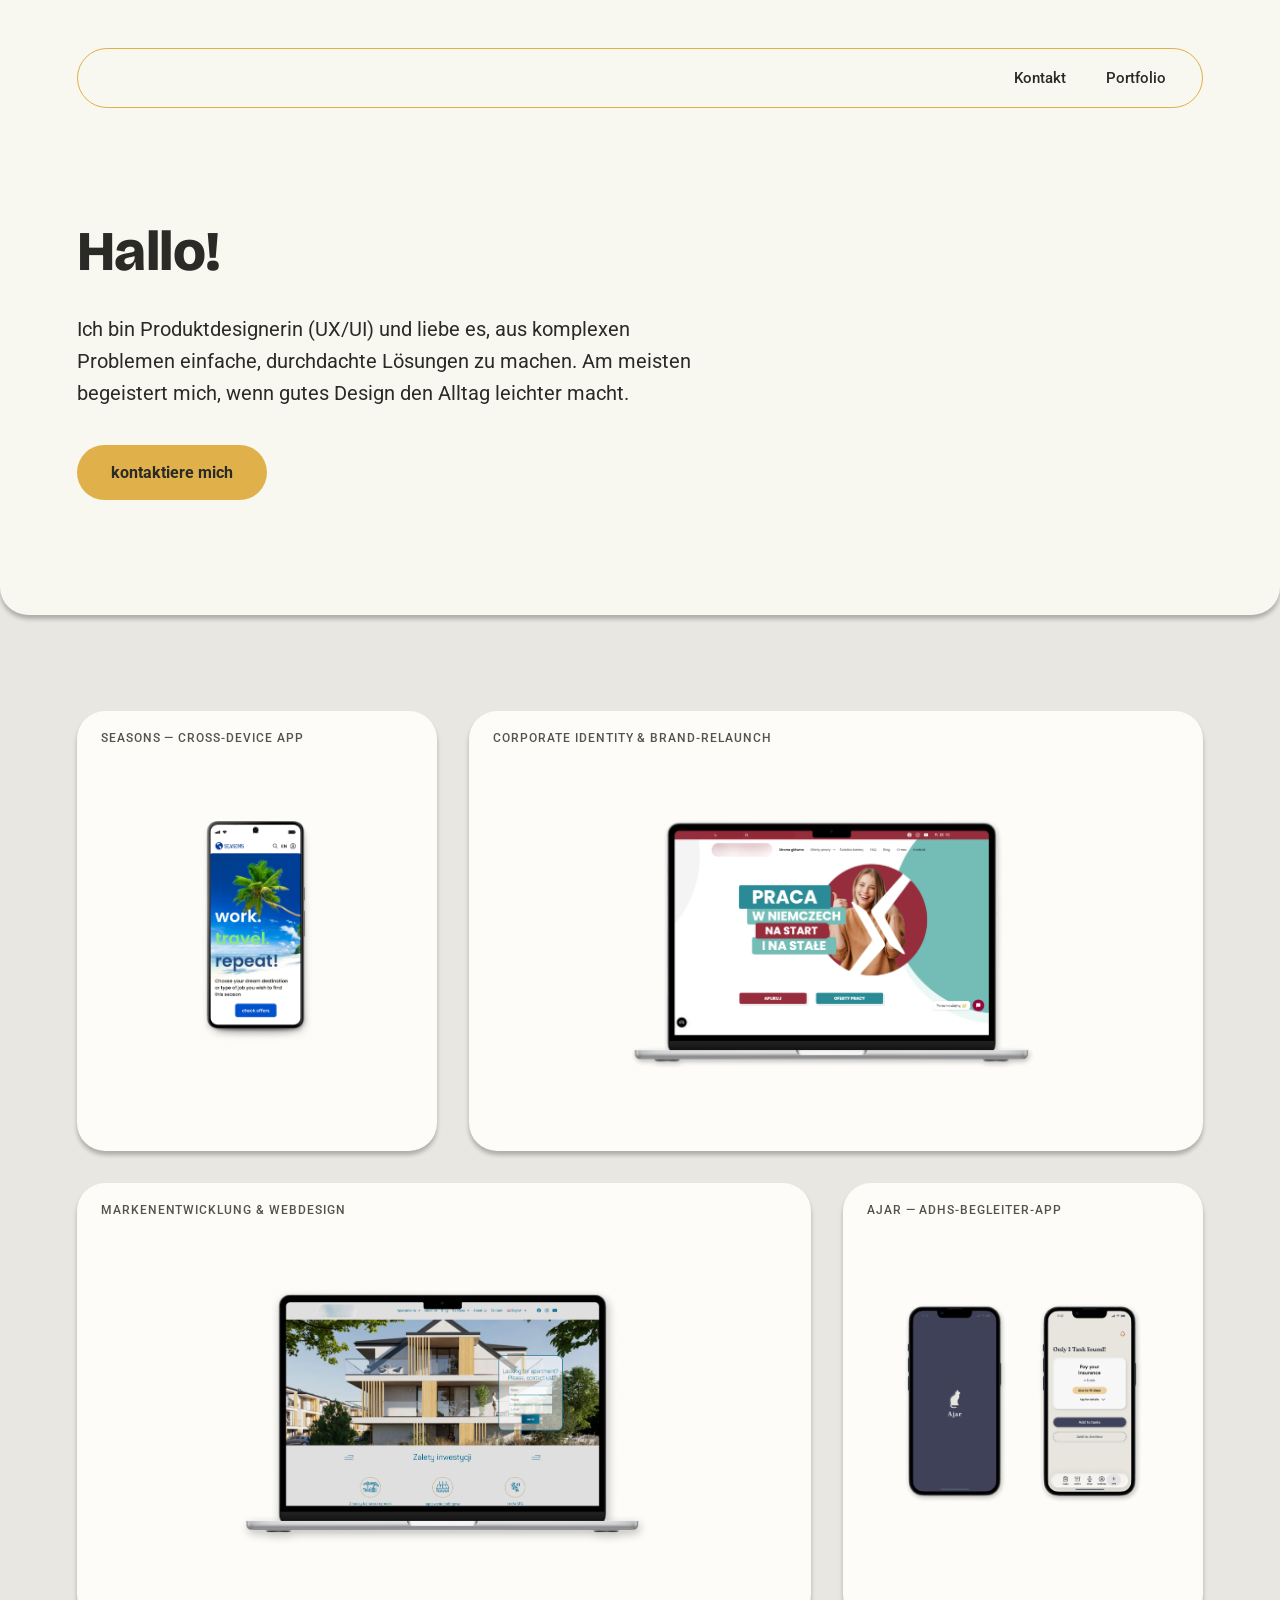
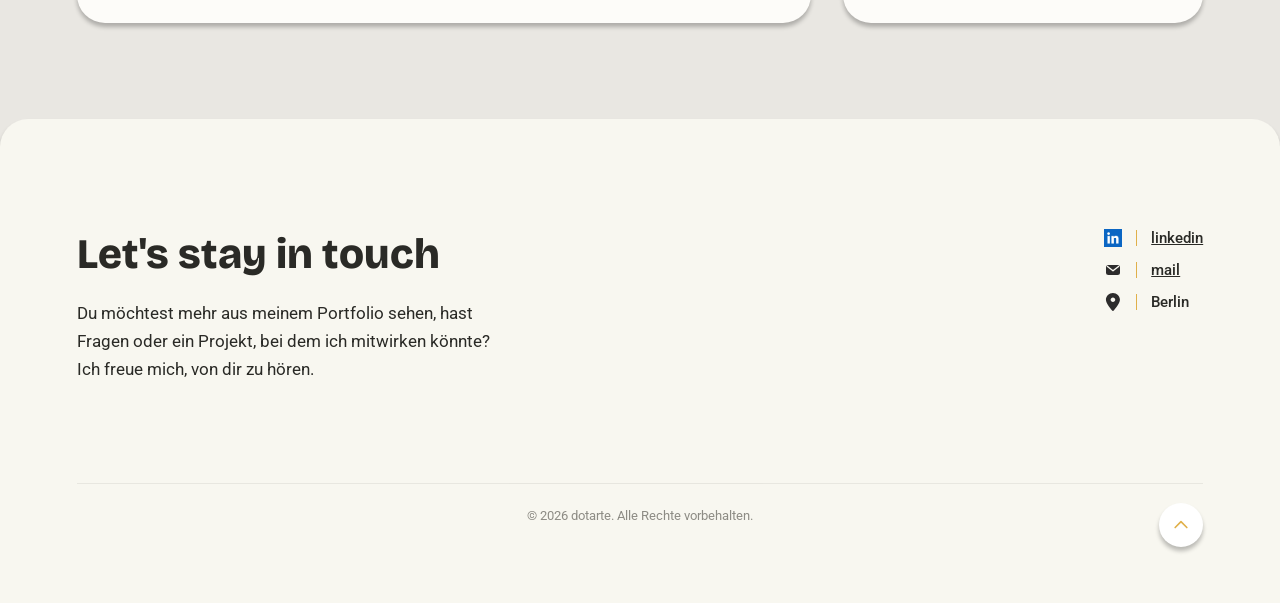
<file: index.html>
<!DOCTYPE html>
<html lang="de">
<head>
<meta charset="UTF-8">
<meta name="robots" content="noindex, nofollow">
<meta name="viewport" content="width=device-width, initial-scale=1.0">
<title>Dotarte — Produktdesign Portfolio (UX/UI)</title>
<link rel="preconnect" href="https://fonts.googleapis.com">
<link rel="preconnect" href="https://fonts.gstatic.com" crossorigin>
<link href="https://fonts.googleapis.com/css2?family=Roboto:wght@400;500;700&family=Bricolage+Grotesque:opsz,wght@12..96,400..800&display=swap" rel="stylesheet">
<link rel="stylesheet" href="styles.css">
</head>
<body>

<section class="hero-section" id="top">
  <nav class="pill-nav">
    <a href="#kontakt">Kontakt</a>
    <a href="#projects">Portfolio</a>
  </nav>

  <div class="hero-content">
    <h1 class="headline-font">Hallo!</h1>
    <p>Ich bin Produktdesignerin (UX/UI) und liebe es, aus komplexen Problemen einfache, durchdachte Lösungen zu machen. Am meisten begeistert mich, wenn gutes Design den Alltag leichter macht.</p>
    <a href="#kontakt" class="btn-gold">kontaktiere mich</a>
  </div>
</section>

<section class="portfolio-section" id="projects">
  <div class="portfolio-grid">

    <div class="portfolio-row">
      <div class="project-card is-placeholder card-small" tabindex="0">
        <span class="card-label">Seasons — Cross‑Device App</span>
        <div class="card-media">
          <img class="placeholder-mockup" src="images/seasons-mockup.png" alt="Seasons App Startbildschirm: „work. travel. repeat!“ vor Strand-Hintergrund">
        </div>
        <p class="card-desc">Job‑ &amp; Reise-App, plattformübergreifend nutzbar — mehr folgt in Kürze.</p>
      </div>

      <div class="project-card is-placeholder card-large" tabindex="0">
        <span class="card-label">Corporate Identity &amp; Brand‑Relaunch</span>
        <div class="card-media">
          <img class="placeholder-mockup-wide" src="images/jobsite-redesign-mockup.png" alt="Laptop-Mockup einer Recruiting-Website mit Startseite für Jobangebote in Deutschland">
        </div>
        <p class="card-desc">Entwicklung der gesamten Corporate Identity (Logo, Farbwelt, Print‑Materialien) für eine Recruiting‑Marke. Die Website‑Umsetzung erfolgte unter meiner Art Direction — mehr folgt in Kürze.</p>
      </div>
    </div>

    <div class="portfolio-row">
      <div class="project-card is-placeholder card-large" tabindex="0">
        <span class="card-label">Markenentwicklung &amp; Webdesign</span>
        <div class="card-media">
          <img class="placeholder-mockup-wide" src="images/realestate-brand-mockup.png" alt="Laptop-Mockup einer Immobilien-Investment-Website mit Kontaktformular und Ausstattungsmerkmalen">
        </div>
        <p class="card-desc">Vollständige Markenentwicklung für ein Immobilienprojekt — Logo, Farbwelt, Website und Exposé. Mehr folgt in Kürze.</p>
      </div>

      <a href="projects/ajar.html" class="project-card is-link card-small">
        <span class="card-label">Ajar — ADHS‑Begleiter‑App</span>
        <div class="card-media">
          <div class="ajar-preview">
            <img src="projects/images/ajar-mockup-home.png" alt="Ajar App Splash Screen">
            <img src="projects/images/phone1-scan-home.png" alt="Ajar Foto-Scan Screen">
          </div>
        </div>
        <div class="card-desc">
          <span class="card-title">Ajar</span>
          <span class="card-status">Concept</span>
          <p class="card-text">Eine sanfte Begleiter‑App, die Erwachsenen mit ADHS hilft, liegengebliebene Briefe und bürokratische Aufgaben pünktlich zu erledigen.</p>
          <span class="card-cta">Zur Case Study →</span>
        </div>
      </a>
    </div>

  </div>
</section>

<footer class="contact-section" id="kontakt">
  <div class="contact-inner">
    <div>
      <h2 class="headline-font">Let's stay in touch</h2>
      <p>Du möchtest mehr aus meinem Portfolio sehen, hast Fragen oder ein Projekt, bei dem ich mitwirken könnte? Ich freue mich, von dir zu hören.</p>
    </div>

    <div class="contact-list">
      <div class="row">
        <img class="row-icon" src="images/icon-linkedin.png" alt="" aria-hidden="true">
        <span class="divider"></span>
        <a href="https://linkedin.com/in/DEIN-PROFIL" target="_blank" rel="noopener">linkedin</a>
      </div>
      <div class="row">
        <svg class="row-icon" width="18" height="18" viewBox="0 0 18 18" fill="none" aria-hidden="true">
          <rect x="2" y="4" width="14" height="10" rx="2.5" fill="#2D2C2C"/>
          <path d="M3.5 5.5L9 9.8L14.5 5.5" stroke="#F8F7F0" stroke-width="1.4" stroke-linecap="round" stroke-linejoin="round" fill="none"/>
        </svg>
        <span class="divider"></span>
        <a href="mailto:deine@email.de">mail</a>
      </div>
      <div class="row">
        <svg class="row-icon" width="14" height="18" viewBox="0 0 11 14" fill="none" aria-hidden="true">
          <path d="M6.11649 13.6854C7.57118 11.9254 10.8889 7.65967 10.8889 5.26362C10.8889 2.35766 8.45023 0 5.44444 0C2.43866 0 0 2.35766 0 5.26362C0 7.65967 3.31771 11.9254 4.7724 13.6854C5.12118 14.1049 5.76771 14.1049 6.11649 13.6854ZM5.44444 3.50908C5.92576 3.50908 6.38737 3.69393 6.72771 4.02297C7.06806 4.35201 7.25926 4.79829 7.25926 5.26362C7.25926 5.72895 7.06806 6.17523 6.72771 6.50427C6.38737 6.83331 5.92576 7.01816 5.44444 7.01816C4.96313 7.01816 4.50152 6.83331 4.16118 6.50427C3.82083 6.17523 3.62963 5.72895 3.62963 5.26362C3.62963 4.79829 3.82083 4.35201 4.16118 4.02297C4.50152 3.69393 4.96313 3.50908 5.44444 3.50908Z" fill="#2D2C2C"/>
        </svg>
        <span class="divider"></span>
        <span>Berlin</span>
      </div>
    </div>
  </div>

  <button class="scroll-top" onclick="document.getElementById('top').scrollIntoView({behavior:'smooth'})" aria-label="Nach oben scrollen">
    <svg viewBox="0 0 24 24" fill="none"><path d="M5 15l7-7 7 7" stroke="currentColor" stroke-width="2" stroke-linecap="round" stroke-linejoin="round"/></svg>
  </button>

  <p class="copyright">© <span id="copyright-year">2026</span> dotarte. Alle Rechte vorbehalten.</p>
</footer>

<script src="scripts.js"></script>

</body>
</html>
</file>
<file: styles.css>
:root {
  --cream: #f8f7f0;
  --grey-bg: #e9e7e2;
  --ink: #2a2a26;
  --ink-soft: #55534c;
  --gold: #e0b04a;
  --gold-deep: #c99a3a;
  --white: #ffffff;
  --card-shadow: 0px 4px 4px rgba(0, 0, 0, 0.25);
  --radius: 28px;
}

* { margin: 0; padding: 0; box-sizing: border-box; }

html { scroll-behavior: smooth; }

body {
  background: var(--grey-bg);
  color: var(--ink);
  font-family: 'Roboto', sans-serif;
  -webkit-font-smoothing: antialiased;
}

a { color: inherit; }

.headline-font {
  font-family: 'Bricolage Grotesque', sans-serif;
  font-weight: 800;
}

/* ---------- HERO ---------- */
.hero-section {
  background: var(--cream);
  border-radius: 0 0 var(--radius) var(--radius);
  padding: clamp(24px, 4vw, 48px) clamp(24px, 6vw, 96px) clamp(64px, 9vw, 120px);
  box-shadow: var(--card-shadow);
  position: relative;
  z-index: 1;
}

.pill-nav {
  display: flex;
  align-items: center;
  justify-content: flex-end;
  gap: 40px;
  border: 1.5px solid var(--gold);
  border-radius: 999px;
  padding: 20px 36px;
  margin: 0 auto clamp(56px, 9vw, 110px);
  max-width: 1400px;
}

.pill-nav a {
  text-decoration: none;
  font-weight: 500;
  font-size: 15px;
  color: var(--ink);
  position: relative;
}

.pill-nav a::after {
  content: "";
  position: absolute;
  left: 0;
  bottom: -4px;
  width: 0;
  height: 1.5px;
  background: var(--ink);
  transition: width 0.25s ease;
}

.pill-nav a:hover::after { width: 100%; }

.hero-content {
  max-width: 1400px;
  margin: 0 auto;
}

.hero-content h1 {
  font-size: clamp(40px, 5vw, 56px);
  letter-spacing: -0.01em;
  margin-bottom: 28px;
}

.hero-content p {
  font-size: clamp(17px, 1.8vw, 20px);
  line-height: 1.6;
  color: var(--ink);
  max-width: 56ch;
  margin-bottom: 36px;
}

.btn-gold {
  display: inline-block;
  background: var(--gold);
  color: var(--ink);
  font-weight: 700;
  font-size: 16px;
  padding: 18px 34px;
  border-radius: 999px;
  text-decoration: none;
  border: none;
  cursor: pointer;
  transition: background 0.2s ease, transform 0.2s ease;
}

.btn-gold:hover {
  background: var(--gold-deep);
  transform: translateY(-1px);
}

/* ---------- PORTFOLIO GRID ---------- */
.portfolio-section {
  padding: clamp(56px, 8vw, 96px) clamp(24px, 6vw, 96px);
}

.portfolio-grid {
  display: flex;
  flex-direction: column;
  gap: clamp(20px, 3vw, 32px);
  max-width: 1400px;
  margin: 0 auto;
}

.portfolio-row {
  display: flex;
  gap: clamp(20px, 3vw, 32px);
  align-items: stretch;
}

.project-card.card-small {
  flex: 0 0 32%;
  transition: flex-basis 0.4s cubic-bezier(0.4, 0, 0.2, 1);
}

.project-card.card-small:hover,
.project-card.card-small.is-active {
  flex-basis: 50%;
}

.project-card.card-large {
  flex: 1 1 auto;
  min-width: 0;
}

.project-card {
  background: #fdfcf9;
  border-radius: var(--radius);
  box-shadow: var(--card-shadow);
  padding: clamp(28px, 4vw, 48px);
  display: flex;
  height: 440px;
  text-decoration: none;
  color: inherit;
  position: relative;
  overflow: hidden;
  transition: transform 0.25s ease, box-shadow 0.25s ease;
}

.project-card.is-white-bg {
  background: var(--white);
}

.project-card.is-link {
  cursor: pointer;
}

.project-card.is-link:hover {
  transform: translateY(-4px);
  box-shadow: 0 28px 52px -20px rgba(42, 42, 38, 0.26);
}

.project-card.is-placeholder {
  cursor: default;
}

/* small cards: media shrinks sideways on hover, description reveals beside it (same pattern as large cards) */
.project-card.card-small {
  flex-direction: row;
  align-items: center;
  justify-content: center;
  gap: 0;
}

.card-small .card-media {
  flex: 1 1 100%;
  display: flex;
  align-items: center;
  justify-content: center;
  transition: flex-basis 0.4s cubic-bezier(0.4, 0, 0.2, 1);
  min-width: 0;
}

.project-card.card-small:hover .card-media,
.project-card.card-small.is-active .card-media {
  flex: 0 0 48%;
}

.card-small .card-desc {
  flex: 0 0 0%;
  opacity: 0;
  max-width: 0;
  overflow: hidden;
  font-size: 14px;
  line-height: 1.6;
  color: var(--ink-soft);
  text-align: left;
  white-space: normal;
  transition: opacity 0.3s ease 0.05s, flex-basis 0.4s cubic-bezier(0.4, 0, 0.2, 1);
  padding-left: 0;
}

.project-card.card-small:hover .card-desc,
.project-card.card-small.is-active .card-desc {
  flex: 1 1 52%;
  opacity: 1;
  max-width: none;
  padding-left: clamp(14px, 2.5vw, 22px);
}

/* large cards: media shrinks sideways on hover, description reveals beside it */
.project-card.card-large {
  align-items: center;
  gap: 0;
}

.card-large .card-media {
  flex: 1 1 100%;
  display: flex;
  align-items: center;
  justify-content: center;
  transition: flex-basis 0.4s cubic-bezier(0.4, 0, 0.2, 1);
  min-width: 0;
}

.project-card.card-large:hover .card-media,
.project-card.card-large.is-active .card-media {
  flex: 0 0 38%;
}

.card-large .card-desc {
  flex: 0 0 0%;
  opacity: 0;
  max-width: 0;
  overflow: hidden;
  font-size: 15px;
  line-height: 1.65;
  color: var(--ink-soft);
  white-space: normal;
  transition: opacity 0.3s ease 0.1s, flex-basis 0.4s cubic-bezier(0.4, 0, 0.2, 1);
  padding-left: 0;
}

.project-card.card-large:hover .card-desc,
.project-card.card-large.is-active .card-desc {
  flex: 1 1 55%;
  opacity: 1;
  max-width: none;
  padding-left: clamp(16px, 3vw, 28px);
}

/* card-desc internal structure: name / status / description */
.card-title {
  display: block;
  font-weight: 700;
  font-size: 15px;
  text-transform: uppercase;
  letter-spacing: 0.04em;
  color: var(--ink);
  margin-bottom: 8px;
}

.card-status {
  display: inline-flex;
  align-items: center;
  gap: 6px;
  font-size: 11px;
  font-weight: 700;
  text-transform: uppercase;
  letter-spacing: 0.08em;
  color: var(--ink-soft);
  margin-bottom: 10px;
}

.card-status::before {
  content: "";
  width: 6px;
  height: 6px;
  border-radius: 50%;
  background: var(--gold);
  flex-shrink: 0;
}

.card-status.is-shipped::before {
  background: #6f8f5c;
}

.card-text {
  margin: 0;
  font-size: inherit;
  line-height: inherit;
  color: inherit;
}

.card-cta {
  display: inline-block;
  margin-top: 12px;
  font-size: 13px;
  font-weight: 700;
  color: var(--ink);
}

.card-label {
  position: absolute;
  top: 20px;
  left: 24px;
  font-size: 12px;
  font-weight: 500;
  letter-spacing: 0.08em;
  text-transform: uppercase;
  color: var(--ink-soft);
  z-index: 2;
}

/* device frames */
.placeholder-mockup-wide {
  width: 100%;
  height: auto;
  max-height: 300px;
  object-fit: contain;
  display: block;
  margin: 0 auto;
  border-radius: 10px;
}

.placeholder-mockup {
  width: auto;
  max-width: 150px;
  max-height: 220px;
  height: auto;
  display: block;
  margin: 0 auto;
  transition: max-height 0.4s cubic-bezier(0.4, 0, 0.2, 1);
}

.project-card.card-small:hover .placeholder-mockup,
.project-card.card-small.is-active .placeholder-mockup {
  max-height: 145px;
}

.project-card.card-large .card-media {
  margin-top: 32px;
}

.device-phone {
  width: 100%;
  max-width: 150px;
  aspect-ratio: 9 / 19;
  background: #17171a;
  border-radius: 26px;
  padding: 8px;
  box-shadow: 0 0 0 1.5px #2a2a2e;
}

.device-phone .screen {
  width: 100%;
  height: 100%;
  border-radius: 18px;
  overflow: hidden;
  position: relative;
  background: #eee;
}

.device-laptop {
  width: 100%;
  max-width: 460px;
}

.device-laptop .lid {
  background: #1c1c1f;
  border-radius: 14px 14px 0 0;
  padding: 10px 10px 0;
}

.device-laptop .screen {
  width: 100%;
  aspect-ratio: 16 / 10;
  border-radius: 6px;
  overflow: hidden;
  position: relative;
  background: #eee;
}

.device-laptop .base {
  height: 14px;
  background: linear-gradient(180deg, #d9d9d9, #b9b9b9);
  border-radius: 0 0 10px 10px;
  position: relative;
}

.device-laptop .base::after {
  content: "";
  position: absolute;
  left: 50%;
  top: 0;
  transform: translateX(-50%);
  width: 60px;
  height: 5px;
  background: #999;
  border-radius: 0 0 6px 6px;
}

.blur-fill {
  position: absolute;
  inset: -20%;
  filter: blur(24px);
  background: linear-gradient(135deg, #d8c6bd, #cdd6d2, #e3d3c8, #c9d0d6);
}

/* real screenshots (Ajar card) */
.ajar-preview {
  display: flex;
  gap: 12px;
  align-items: flex-end;
  justify-content: center;
  width: 100%;
  min-width: 0;
}

.ajar-preview img {
  border-radius: 16px;
  width: auto;
  height: auto;
  min-width: 0;
  max-height: 220px;
  transition: max-height 0.4s cubic-bezier(0.4, 0, 0.2, 1);
}

.project-card.card-small:hover .ajar-preview img,
.project-card.card-small.is-active .ajar-preview img {
  max-height: 145px;
}

.ajar-preview img:first-child { max-width: 150px; }
.ajar-preview img:last-child { max-width: 175px; }

@media (max-width: 780px) {
  .portfolio-row { flex-direction: column; }
  .project-card.card-small,
  .project-card.card-large { flex-basis: auto; }
  .project-card.card-small:hover { flex-basis: auto; }
  .card-large:hover .card-media { flex-basis: 100%; }
  .card-large:hover .card-desc { flex-basis: 0; max-width: 0; opacity: 0; padding-left: 0; }
  .pill-nav { flex-wrap: wrap; justify-content: center; gap: 20px; padding: 16px 24px; }
}

/* ---------- FOOTER / CONTACT ---------- */
.contact-section {
  background: var(--cream);
  border-radius: var(--radius) var(--radius) 0 0;
  padding: clamp(64px, 9vw, 110px) clamp(24px, 6vw, 96px) clamp(48px, 7vw, 80px);
  position: relative;
  box-shadow: var(--card-shadow);
}

.contact-inner {
  display: flex;
  justify-content: space-between;
  align-items: flex-start;
  gap: 40px;
  max-width: 1400px;
  margin: 0 auto;
  flex-wrap: wrap;
}

.contact-inner h2 {
  font-size: clamp(30px, 3.6vw, 42px);
  margin-bottom: 20px;
}

.contact-inner > div:first-child p {
  font-size: 17px;
  line-height: 1.65;
  max-width: 42ch;
  color: var(--ink);
}

.contact-list {
  display: flex;
  flex-direction: column;
  gap: 14px;
}

.contact-list .row {
  display: flex;
  align-items: center;
  gap: 14px;
  font-weight: 500;
  font-size: 15px;
}

.contact-list .divider {
  width: 1.5px;
  height: 16px;
  background: var(--gold);
}

.contact-list .row-icon {
  flex-shrink: 0;
  width: 18px;
  height: 18px;
}

.contact-list a {
  text-decoration: underline;
}

.scroll-top {
  position: absolute;
  right: clamp(24px, 6vw, 96px);
  bottom: clamp(32px, 5vw, 56px);
  width: 44px;
  height: 44px;
  border: none;
  border-radius: 50%;
  background: var(--white);
  box-shadow: var(--card-shadow);
  cursor: pointer;
  color: var(--gold);
  display: flex;
  align-items: center;
  justify-content: center;
  transition: transform 0.2s ease;
}

.scroll-top:hover {
  transform: translateY(-2px);
}

.scroll-top svg { width: 20px; height: 20px; }

.copyright {
  text-align: center;
  font-size: 13px;
  color: var(--ink-soft);
  opacity: 0.65;
  margin-top: clamp(64px, 10vw, 100px);
  padding-top: 24px;
  border-top: 1px solid rgba(42, 42, 38, 0.12);
  max-width: 1400px;
  margin-left: auto;
  margin-right: auto;
}

@media (max-width: 780px) {
  .contact-inner { flex-direction: column; }
}

/* ---------- ACCESSIBILITY: visible keyboard focus ---------- */
a:focus-visible,
button:focus-visible,
.project-card:focus-visible {
  outline: 2px solid #383b56;
  outline-offset: 3px;
}
</file>
